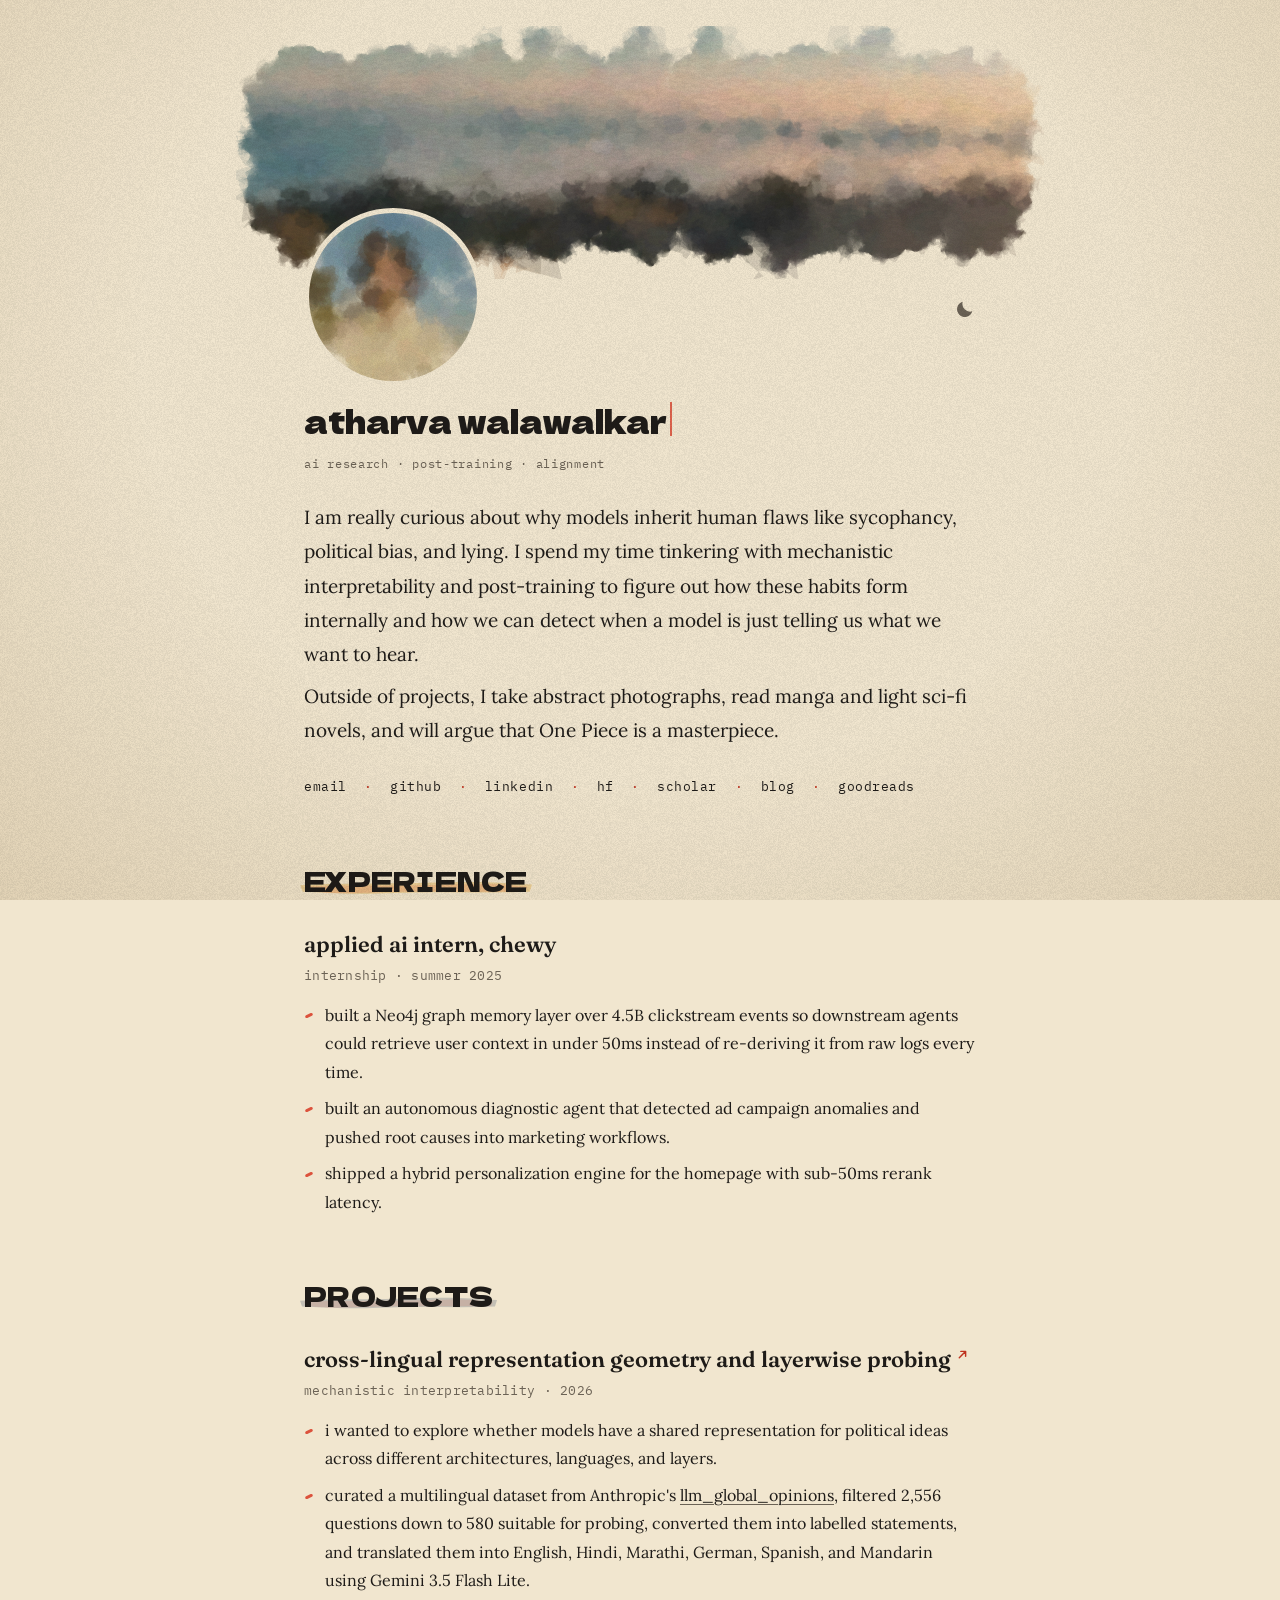
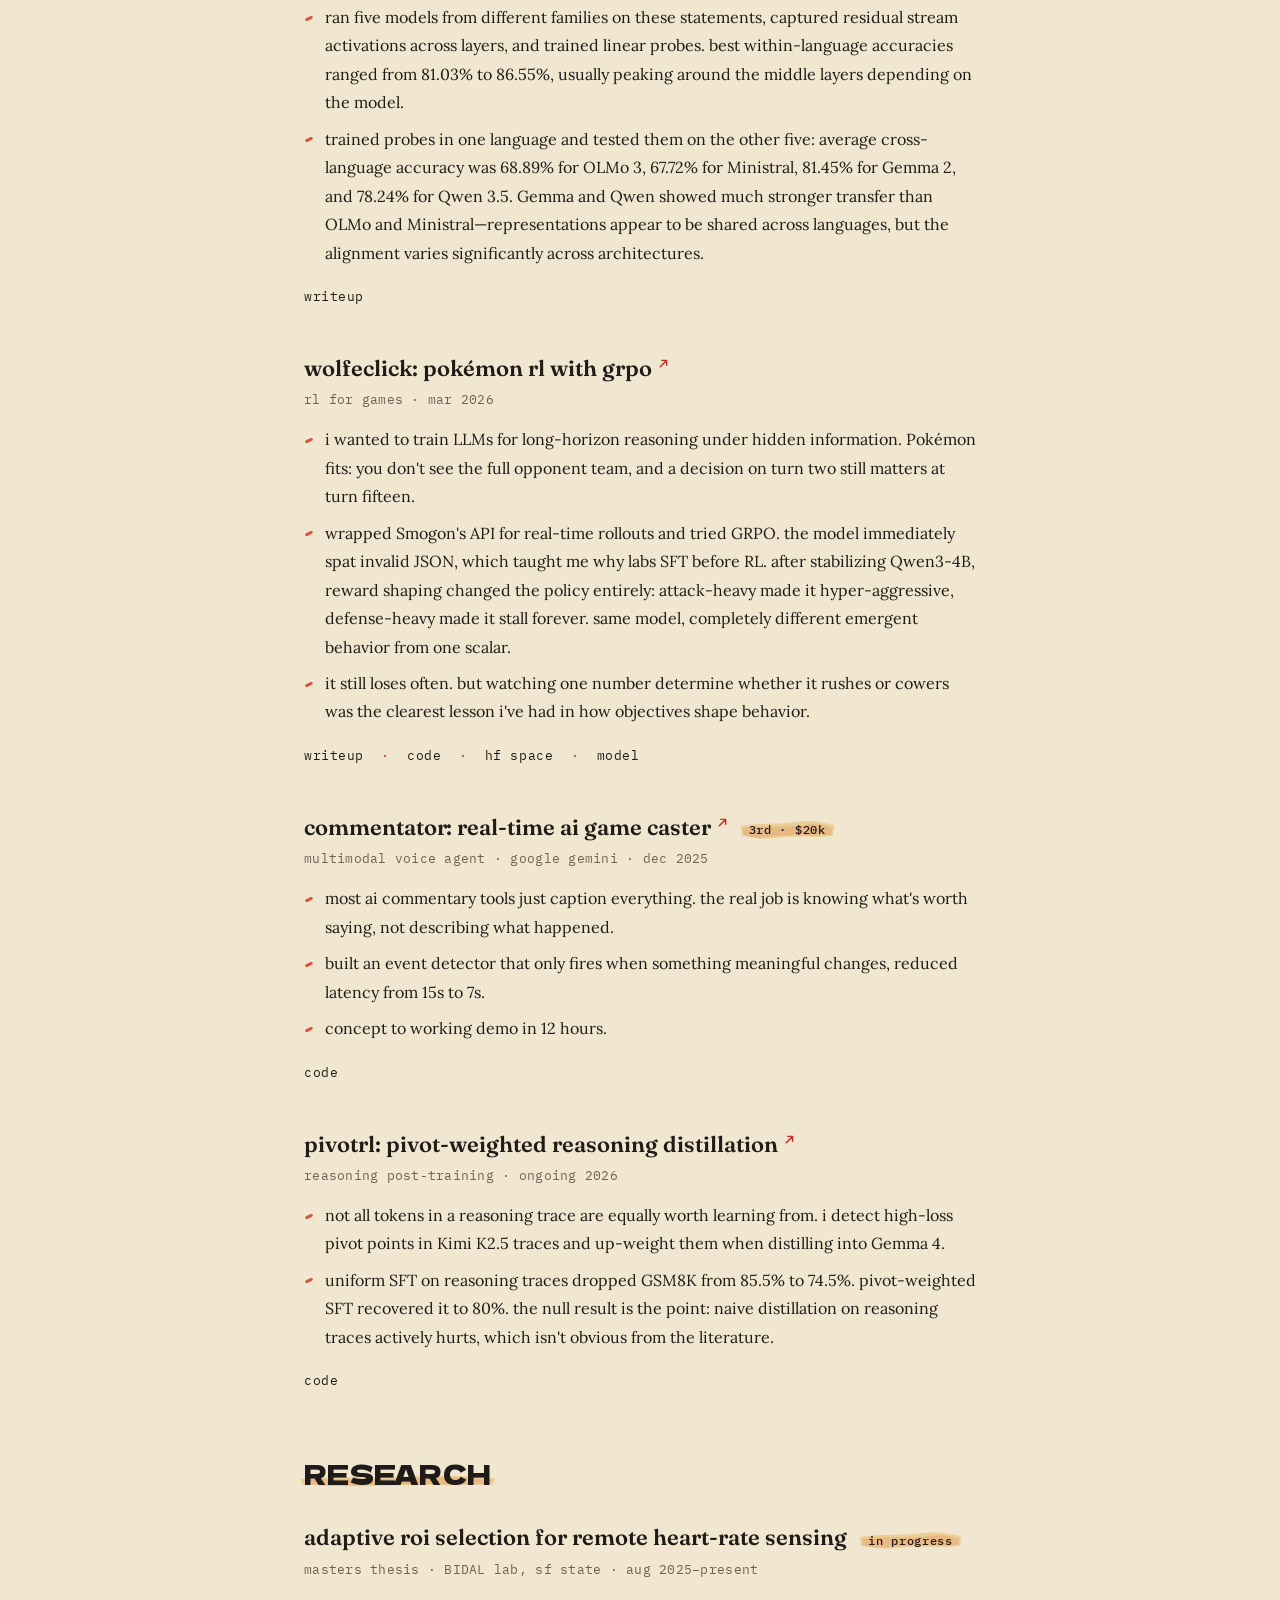
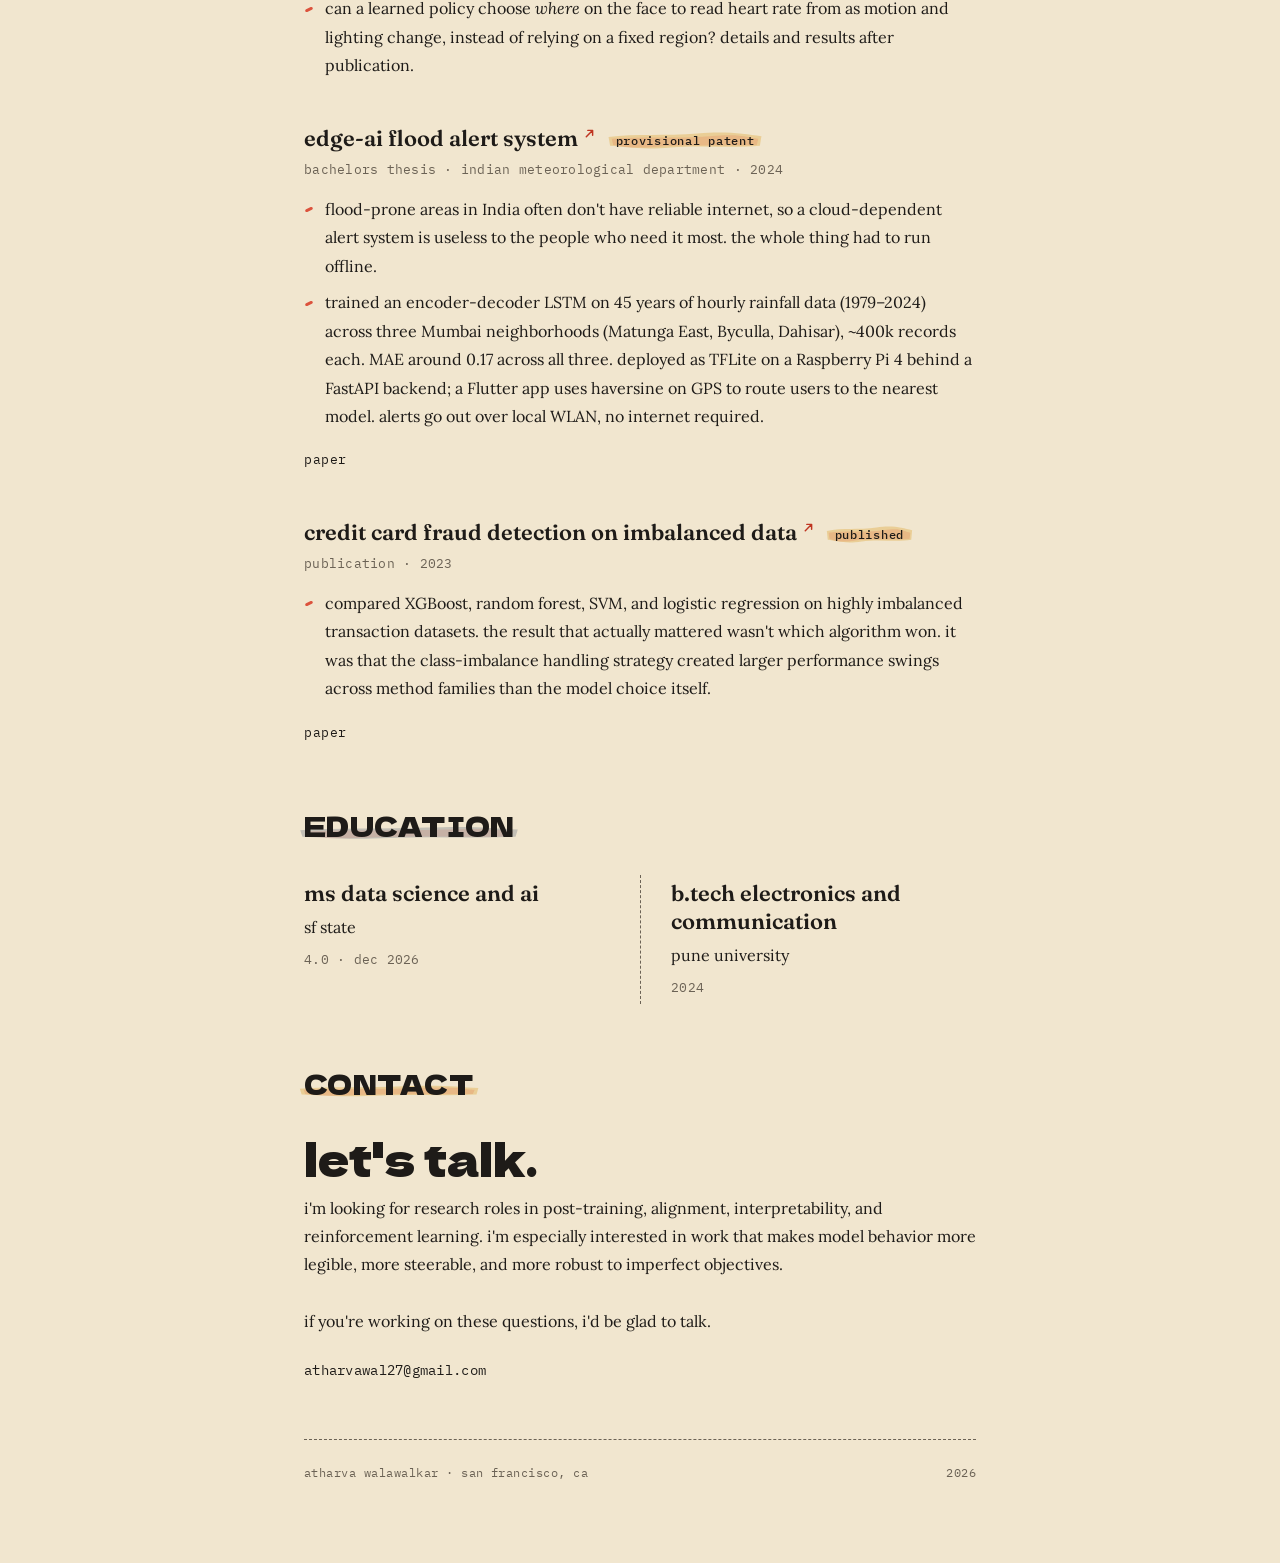
<file: index.html>
<!-- index.html -->
<!DOCTYPE html>
<html lang="en" data-theme="light">
<head>
<meta charset="UTF-8">
<meta name="viewport" content="width=device-width, initial-scale=1.0">
<title>atharva walawalkar</title>
<meta name="description" content="ai research · post-training · alignment — rl, interpretability, and making model behavior more legible and more steerable.">
<link rel="canonical" href="https://atharva2099.github.io/">
<meta property="og:type" content="website">
<meta property="og:title" content="atharva walawalkar">
<meta property="og:description" content="ai research · post-training · alignment — rl, interpretability, and making model behavior more legible and more steerable.">
<meta property="og:url" content="https://atharva2099.github.io/">
<meta property="og:site_name" content="atharva walawalkar">
<meta name="twitter:card" content="summary">
<!-- theme init before first paint — no light flash for dark-mode users -->
<script>
(function () {
  var saved = null;
  try { saved = localStorage.getItem('theme-v2'); } catch (e) {}
  var prefersDark = window.matchMedia && window.matchMedia('(prefers-color-scheme: dark)').matches;
  document.documentElement.setAttribute('data-theme', saved === 'dark' || saved === 'light' ? saved : (prefersDark ? 'dark' : 'light'));
})();
</script>
<link rel="icon" type="image/png" href="assets/favicon.png">
<link rel="preconnect" href="https://fonts.googleapis.com">
<link rel="preconnect" href="https://fonts.gstatic.com" crossorigin>
<link href="https://fonts.googleapis.com/css2?family=Dela+Gothic+One&family=Fraunces:opsz,wght@9..144,400;9..144,600&family=IBM+Plex+Mono:wght@400;500&family=Lora:ital,wght@0,400;0,500;1,400&family=Tiro+Devanagari+Hindi&display=swap" rel="stylesheet">
<style>

/* ═══════════════════════════════════════════
   TOKENS — one palette, light + dark
   ═══════════════════════════════════════════ */
:root {
  --paper:   #F1E6CF;
  --paper-2: #E9DCBF;
  --ink:     #1E1B18;
  --ink-3:   #6B6255;
  --red:     #D9412B;
  --red-ink: #BF3420;   /* darker accent for small text (AA on paper) */
  --ochre:   #E0A93B;
  --indigo:  #23395B;
  /* toggle bulb glow: warm ochre light, strongest at the centre */
  --glow-core: rgba(240, 146, 36, .8); --glow-mid: rgba(240, 150, 40, .45); --glow-edge: rgba(240, 160, 50, .16); /* day: golden orange */

  /* watercolor highlighter strokes (two overlapping translucent washes) */
  --hl:  url("data:image/svg+xml,%3Csvg xmlns='http://www.w3.org/2000/svg' viewBox='0 0 100 24' preserveAspectRatio='none'%3E%3Cpath d='M1 8 C18 4 38 7 58 4 S88 5 99 7 L98 18 C80 21 61 17 41 20 S12 19 2 18 Z' fill='%23E0A93B' fill-opacity='.38'/%3E%3Cpath d='M3 10 C24 7 44 10 66 7 S90 9 97 10 L96 17 C74 19 52 16 32 19 S10 18 4 17 Z' fill='%23D9412B' fill-opacity='.16'/%3E%3C/svg%3E");
  --hl2: url("data:image/svg+xml,%3Csvg xmlns='http://www.w3.org/2000/svg' viewBox='0 0 100 24' preserveAspectRatio='none'%3E%3Cpath d='M1 8 C18 4 38 7 58 4 S88 5 99 7 L98 18 C80 21 61 17 41 20 S12 19 2 18 Z' fill='%2323395B' fill-opacity='.22'/%3E%3Cpath d='M3 10 C24 7 44 10 66 7 S90 9 97 10 L96 17 C74 19 52 16 32 19 S10 18 4 17 Z' fill='%23D9412B' fill-opacity='.12'/%3E%3C/svg%3E");

  --f-display: 'Dela Gothic One', 'Hiragino Sans', sans-serif;
  --f-serif:   'Fraunces', Georgia, serif;
  --f-body:    'Lora', Georgia, serif;
  --f-mono:    'IBM Plex Mono', ui-monospace, monospace;
  --f-deva:    'Tiro Devanagari Hindi', serif;
}

[data-theme="dark"] {
  --paper:   #1B1915;
  --paper-2: #24211C;
  --ink:     #EDE3CC;
  --ink-3:   #A69D8C;
  --red:     #E5553F;
  --red-ink: #EE7A66;
  --ochre:   #EDB94A;
  --indigo:  #7F9BD1;
  --glow-core: rgba(238, 242, 250, .6); --glow-mid: rgba(206, 214, 230, .3); --glow-edge: rgba(190, 200, 222, .1); /* night: silvery white */

  --hl:  url("data:image/svg+xml,%3Csvg xmlns='http://www.w3.org/2000/svg' viewBox='0 0 100 24' preserveAspectRatio='none'%3E%3Cpath d='M1 8 C18 4 38 7 58 4 S88 5 99 7 L98 18 C80 21 61 17 41 20 S12 19 2 18 Z' fill='%23EDB94A' fill-opacity='.28'/%3E%3Cpath d='M3 10 C24 7 44 10 66 7 S90 9 97 10 L96 17 C74 19 52 16 32 19 S10 18 4 17 Z' fill='%23E5553F' fill-opacity='.2'/%3E%3C/svg%3E");
  --hl2: url("data:image/svg+xml,%3Csvg xmlns='http://www.w3.org/2000/svg' viewBox='0 0 100 24' preserveAspectRatio='none'%3E%3Cpath d='M1 8 C18 4 38 7 58 4 S88 5 99 7 L98 18 C80 21 61 17 41 20 S12 19 2 18 Z' fill='%237F9BD1' fill-opacity='.25'/%3E%3Cpath d='M3 10 C24 7 44 10 66 7 S90 9 97 10 L96 17 C74 19 52 16 32 19 S10 18 4 17 Z' fill='%23E5553F' fill-opacity='.15'/%3E%3C/svg%3E");
}

/* ═══════════════════════════════════════════
   BASE
   ═══════════════════════════════════════════ */
* { margin: 0; padding: 0; box-sizing: border-box; }

html { scroll-behavior: smooth; min-height: 100%; background-color: var(--paper); }

body {
  font-family: var(--f-body);
  font-size: 16px;
  line-height: 1.75;
  color: var(--ink);
  background-color: var(--paper);
  min-height: 100vh;
  overflow-x: clip;
  -webkit-font-smoothing: antialiased;
  text-rendering: optimizeLegibility;
}

a { text-decoration: none; color: inherit; }

a:focus-visible, button:focus-visible { outline: 2px dashed var(--red); outline-offset: 3px; }

.sr-only {
  position: absolute; width: 1px; height: 1px; padding: 0; margin: -1px;
  overflow: hidden; clip: rect(0 0 0 0); white-space: nowrap; border: 0;
}

.container {
  position: relative;
  z-index: 1;
  max-width: 880px;
  margin: 0 auto;
  padding: 0 36px 80px;
}

/* ═══════════════════════════════════════════
   PAPER — grain + vignette overlays (filled by JS)
   ═══════════════════════════════════════════ */
.grain, .vignette {
  position: fixed; inset: 0; z-index: 50; pointer-events: none;
}
.grain {
  background-repeat: repeat;
  background-size: 256px 256px;
  mix-blend-mode: multiply;
  opacity: .07;
}
[data-theme="dark"] .grain { mix-blend-mode: screen; opacity: .045; }
.vignette {
  background: radial-gradient(ellipse at 50% 40%, transparent 55%, rgba(150,110,40,.14) 100%);
  mix-blend-mode: multiply;
}
[data-theme="dark"] .vignette {
  background: radial-gradient(ellipse at 50% 40%, transparent 50%, rgba(0,0,0,.35) 100%);
  mix-blend-mode: normal;
}

/* ═══════════════════════════════════════════
   LINKS — watercolor highlighter on hover / focus / press
   ═══════════════════════════════════════════ */
.social-row a, .entry-title a.tl, .entry-links a, .entry-body a, .contact-email {
  padding: 0 .22em; margin: 0 -.22em;
  background-image: var(--hl);
  background-repeat: no-repeat;
  background-position: 0 60%;
  background-size: 0% 100%;
  transition: background-size .38s cubic-bezier(.3, .7, .3, 1);
  -webkit-box-decoration-break: clone; box-decoration-break: clone;
}
.social-row a:focus-visible, .entry-title a.tl:focus-visible, .entry-links a:focus-visible,
.entry-body a:focus-visible, .contact-email:focus-visible,
.social-row a:active, .entry-title a.tl:active, .entry-links a:active,
.entry-body a:active, .contact-email:active { background-size: 100% 100%; }
@media (hover: hover) {
  .social-row a:hover, .entry-title a.tl:hover, .entry-links a:hover,
  .entry-body a:hover, .contact-email:hover { background-size: 100% 100%; }
}

/* ═══════════════════════════════════════════
   PROFILE HEADER — banner, portrait, name
   ═══════════════════════════════════════════ */
.profile { padding-top: 26px; animation: fadeIn .5s ease both; }

.banner-wrap { position: relative; }
.banner { display: block; width: 100%; aspect-ratio: 3.2 / 1; }

.tag-row { margin-top: 2px; }

/* theme switch: icon only, just under the banner at the reading column's right edge.
   The row has no height, so it never pushes the overlapping portrait down. */
.toggle-row { position: relative; height: 0; }
.toggle {
  position: absolute; top: 8px; right: -11px; z-index: 1;
  display: inline-flex; align-items: center; justify-content: center;
  width: 44px; height: 44px; padding: 0; border: 0; border-radius: 50%; color: var(--ink-3);
  background: transparent; cursor: pointer; isolation: isolate;
  transition: color .2s ease;
}
/* hover / focus / press: the icon lights up like a bulb. The glow is brightest at the centre and
   weakens with distance (radial gradient), and is speckled with the page's paper grain (--grain-mask,
   an alpha-noise tile made in makeGrain) so it reads as light falling on paper, not a smooth gradient. */
.toggle::before {
  content: ''; position: absolute; z-index: -1; pointer-events: none;
  left: 50%; top: 50%; width: 96px; height: 96px; margin: -48px 0 0 -48px; border-radius: 50%;
  background: radial-gradient(circle, var(--glow-core) 0%, var(--glow-mid) 22%, var(--glow-edge) 45%, transparent 70%);
  -webkit-mask: var(--grain-mask, linear-gradient(#000, #000)) 0 0 / 128px 128px repeat;
          mask: var(--grain-mask, linear-gradient(#000, #000)) 0 0 / 128px 128px repeat;
  opacity: 0; transform: scale(.55);
  transition: opacity .3s ease, transform .45s cubic-bezier(.2, .7, .2, 1);
}
@media (hover: hover) { .toggle:hover { color: var(--ink); } .toggle:hover::before { opacity: 1; transform: none; } }
.toggle:focus-visible, .toggle:active { color: var(--ink); outline: none; }
.toggle:focus-visible::before, .toggle:active::before { opacity: 1; transform: none; }
.toggle svg { width: 22px; height: 22px; display: block; }

/* switching theme: the new theme sweeps down the page over one second with a soft, feathered edge.
   The mask is a tall gradient (opaque top, fade, transparent bottom) that slides from bottom-aligned
   (new theme hidden) to top-aligned (fully shown). */
::view-transition-old(root), ::view-transition-new(root) { animation: none; mix-blend-mode: normal; }
::view-transition-new(root) {
  -webkit-mask: linear-gradient(to bottom, #000 40%, transparent 60%) 0 100% / 100% 250% no-repeat;
          mask: linear-gradient(to bottom, #000 40%, transparent 60%) 0 100% / 100% 250% no-repeat;
  animation: themeSweep 1s cubic-bezier(.65, 0, .35, 1) both;
}
@keyframes themeSweep {
  from { -webkit-mask-position: 0 100%; mask-position: 0 100%; }
  to   { -webkit-mask-position: 0 0;    mask-position: 0 0; }
}
.toggle .sun { display: none; }
[data-theme="dark"] .toggle .moon { display: none; }
[data-theme="dark"] .toggle .sun { display: block; }

.face {
  --size: clamp(104px, 25vw, 168px);
  width: var(--size); height: var(--size);
  margin-top: calc(var(--size) * -0.42);
  margin-left: clamp(8px, 4vw, 36px);
  border-radius: 50%;
  border: 5px solid var(--paper);
  background: var(--paper);
  overflow: hidden;
  position: relative;
  box-sizing: content-box;
}
.face canvas { display: block; width: 100%; height: 100%; }

.name {
  margin-top: 14px;
  font-family: var(--f-display); font-weight: 400;
  font-size: clamp(24px, 5.4vw, 32px); line-height: 1.3;
  color: var(--ink);
  min-height: 1.6em;
}
.name .deva { font-family: var(--f-deva); font-size: 1.12em; }
.name .caret {
  display: inline-block; width: 2px; height: 1.05em;
  background: var(--red); margin-left: 2px; vertical-align: -2px; opacity: .8;
}
.name .caret.blink { animation: caretBlink 1s steps(1) infinite; }
@keyframes caretBlink { 0%,50% { opacity: .8; } 51%,100% { opacity: 0; } }

.tag {
  font-family: var(--f-mono); font-size: 12px; color: var(--ink-3);
  letter-spacing: .06em; margin-top: 2px;
}

/* ═══════════════════════════════════════════
   HERO BIO
   ═══════════════════════════════════════════ */
.hero { margin-top: 26px; animation: fadeIn .5s ease both; }
.hero-bio { font-size: 19px; line-height: 1.8; color: var(--ink); }
.hero-bio + .hero-bio { margin-top: 8px; }

.social-row {
  margin-top: 26px;
  font-family: var(--f-mono);
  font-size: 13px;
  letter-spacing: .04em;
  line-height: 2.1;
  color: var(--ink);
}
.social-row .sep, .entry-links .sep { color: var(--red-ink); margin: 0 9px; }

/* ═══════════════════════════════════════════
   SECTIONS
   ═══════════════════════════════════════════ */
.section { margin-top: 64px; animation: sectionIn .5s ease both; }
.section:nth-of-type(2) { animation-delay: .15s; }
.section:nth-of-type(3) { animation-delay: .22s; }
.section:nth-of-type(4) { animation-delay: .29s; }
.section:nth-of-type(5) { animation-delay: .36s; }
.section:nth-of-type(6) { animation-delay: .43s; }

.section-head { margin-bottom: 30px; }
.section-title {
  position: relative; z-index: 0; isolation: isolate;
  display: inline-block;
  font-family: var(--f-display); font-weight: 400;
  font-size: 26px; line-height: 1.2; letter-spacing: .01em; color: var(--ink);
}
.section-title::after {
  content: ''; position: absolute; z-index: -1;
  left: -6px; right: -6px; bottom: .05em; height: .55em;
  background: var(--hl) no-repeat 0 0 / 100% 100%;
}
#projects .section-title::after, #education .section-title::after { background-image: var(--hl2); }

/* ═══════════════════════════════════════════
   ENTRIES
   ═══════════════════════════════════════════ */
.entry { margin-bottom: 44px; }
.entry:last-child { margin-bottom: 0; }
.entry-main { min-width: 0; }

.entry-title {
  font-family: var(--f-serif); font-weight: 600;
  font-size: 22px; line-height: 1.28; color: var(--ink);
}
/* the number is not shown; keep it for screen readers */
.num {
  position: absolute; width: 1px; height: 1px; margin: -1px; overflow: hidden;
  clip: rect(0 0 0 0); white-space: nowrap;
}

/* credential label: always-on wash, no box */
.cred {
  display: inline-block; vertical-align: middle;
  margin-left: 12px; padding: 1px 9px;
  font-family: var(--f-mono); font-size: 12px; font-weight: 500;
  letter-spacing: .06em; line-height: 1.6; white-space: nowrap;
  color: var(--ink);
  background: var(--hl) no-repeat 0 60% / 100% 100%;
}

.entry-meta {
  font-family: var(--f-mono); font-size: 13px; color: var(--ink-3);
  margin-top: 8px; letter-spacing: .02em; line-height: 1.6;
}

.entry-body { margin-top: 14px; list-style: none; }
.entry-body li {
  position: relative; padding-left: 21px; margin-top: 8px;
  color: var(--ink); line-height: 1.78; overflow-wrap: anywhere;
}
.entry-body li::before {
  content: ''; position: absolute; left: 1px; top: .86em;
  width: 8px; height: 3px; border-radius: 2px;
  background: var(--red); transform: rotate(-24deg); opacity: .9;
}

/* inline links keep a quiet underline under the wash */
.entry-body a {
  color: var(--ink);
  text-decoration: underline; text-decoration-color: var(--ink-3);
  text-decoration-thickness: 1px; text-underline-offset: 3px;
}

.entry-title a.tl { color: inherit; }
.arr { display: inline-block; width: .5em; height: .5em; margin-left: .25em; color: var(--red-ink); vertical-align: .32em; overflow: visible; transition: transform .15s ease; }
.entry-title a.tl:focus-visible .arr { transform: translate(2px, -2px); }
@media (hover: hover) { .entry-title a.tl:hover .arr { transform: translate(2px, -2px); } }

.entry-links {
  margin-top: 16px; font-family: var(--f-mono); font-size: 13px;
  color: var(--ink); letter-spacing: .04em; line-height: 2.1;
}

/* ═══════════════════════════════════════════
   EDUCATION
   ═══════════════════════════════════════════ */
.edu-grid { display: grid; grid-template-columns: repeat(2, 1fr); }
.edu-card { padding: 4px 30px 4px 0; min-width: 0; }
.edu-card + .edu-card { border-left: 1px dashed var(--ink-3); padding: 4px 0 4px 30px; }

.edu-degree {
  font-family: var(--f-serif); font-weight: 600;
  font-size: 22px; line-height: 1.28; color: var(--ink);
}
.edu-school { color: var(--ink); margin-top: 6px; }
.edu-detail {
  font-family: var(--f-mono); font-size: 13px; color: var(--ink-3);
  margin-top: 8px; letter-spacing: .02em;
}

/* ═══════════════════════════════════════════
   CONTACT
   ═══════════════════════════════════════════ */
.contact-h {
  font-family: var(--f-display); font-size: 44px; line-height: 1.15; color: var(--ink);
}
.contact-sub { margin-top: 10px; line-height: 1.78; }
.contact-email {
  display: inline-block; margin-top: 22px;
  font-family: var(--f-mono); font-size: 14px; color: var(--ink); letter-spacing: .02em;
  overflow-wrap: anywhere;
}

/* ═══════════════════════════════════════════
   FOOTER
   ═══════════════════════════════════════════ */
footer {
  display: flex; justify-content: space-between; align-items: center; flex-wrap: wrap;
  gap: 8px; margin-top: 56px; padding: 22px 0 0;
  border-top: 1px dashed var(--ink-3);
  font-family: var(--f-mono); font-size: 12px; color: var(--ink-3); letter-spacing: .04em;
}

/* ═══════════════════════════════════════════
   READING COLUMN — comfortable line length, centred under the wider banner
   (equal gap on both sides); the portrait lines up with the column's left edge
   ═══════════════════════════════════════════ */
.name, .tag-row, .toggle-row, .hero-text, .social-row, .section, footer { max-width: 42rem; margin-left: auto; margin-right: auto; }
.face { margin-left: max(8px, calc((100% - 42rem) / 2)); }

/* ═══════════════════════════════════════════
   ANIMATIONS
   ═══════════════════════════════════════════ */
@keyframes fadeIn    { from { opacity: 0; transform: translateY(6px); } to { opacity: 1; transform: none; } }
@keyframes sectionIn { from { opacity: 0; transform: translateY(8px); } to { opacity: 1; transform: none; } }

/* ═══════════════════════════════════════════
   NARROW LAYOUTS
   ═══════════════════════════════════════════ */
@media (max-width: 719px) {
  .container { padding: 0 22px 64px; }
  .hero-bio { font-size: 17px; }
  .entry { margin-bottom: 38px; }
  .section { margin-top: 54px; }

  .edu-grid { grid-template-columns: 1fr; }
  .edu-card, .edu-card + .edu-card { padding: 4px 0; border-left: 0; }
  .edu-card + .edu-card { border-top: 1px dashed var(--ink-3); margin-top: 20px; padding-top: 20px; }

  .contact-h { font-size: 34px; }
}

@media (max-width: 560px) {
  .banner { aspect-ratio: 2.4 / 1; }
}

@media (max-width: 540px) {
  .container { padding: 0 20px 56px; }
  .section-title { font-size: 20px; }
  .entry-title, .edu-degree { font-size: 20px; }
  .contact-h { font-size: 30px; }
}

@media (prefers-reduced-motion: reduce) {
  html { scroll-behavior: auto; }
  *, *::before, *::after { animation: none !important; transition: none !important; }
}
</style>
</head>
<body>

<!-- paper grain + vignette (image generated once in JS) -->
<div class="grain" id="grain" aria-hidden="true"></div>
<div class="vignette" aria-hidden="true"></div>

<div class="container">

<!-- PROFILE HEADER -->
<header class="profile">
  <div class="banner-wrap">
    <canvas class="banner" id="banner" role="img" aria-label="A painted impression of Mt. Tam at sunset: tree-covered and golden hills above a sea of fog"></canvas>
  </div>
  <div class="toggle-row">
    <button class="toggle" id="modeBtn" type="button" aria-label="toggle dark mode">
      <svg class="moon" viewBox="0 0 24 24" aria-hidden="true"><path d="M20 14.5A8.5 8.5 0 0 1 9.5 4 8.5 8.5 0 1 0 20 14.5z" fill="currentColor"/></svg>
      <svg class="sun" viewBox="0 0 24 24" aria-hidden="true"><circle cx="12" cy="12" r="4.2" fill="currentColor"/><path d="M12 2.5v2.6M12 18.9v2.6M2.5 12h2.6M18.9 12h2.6M5.3 5.3l1.8 1.8M16.9 16.9l1.8 1.8M5.3 18.7l1.8-1.8M16.9 7.1l1.8-1.8" stroke="currentColor" stroke-width="1.7" stroke-linecap="round" fill="none"/></svg>
    </button>
  </div>
  <div class="face"><canvas id="face" role="img" aria-label="A painted portrait of Atharva"></canvas></div>
  <h1 class="name">
    <span class="sr-only">atharva walawalkar</span>
    <span id="brandName" data-alt="अथर्व वालावलकर" aria-hidden="true">atharva walawalkar</span>
  </h1>
  <div class="tag-row">
    <div class="tag">ai research &middot; post-training &middot; alignment</div>
  </div>
</header>

<!-- HERO -->
<section class="hero">
  <div class="hero-text">
    <p class="hero-bio">I am really curious about why models inherit human flaws like sycophancy, political bias, and lying. I spend my time tinkering with mechanistic interpretability and post-training to figure out how these habits form internally and how we can detect when a model is just telling us what we want to hear.</p>
    <p class="hero-bio">Outside of projects, I take abstract photographs, read manga and light sci-fi novels, and will argue that One Piece is a masterpiece.</p>
    <nav class="social-row" aria-label="links">
      <a href="mailto:atharvawal27@gmail.com">email</a> <span class="sep">&middot;</span> <a href="https://github.com/Atharva2099/" target="_blank" rel="noopener">github</a> <span class="sep">&middot;</span> <a href="https://www.linkedin.com/in/atharva-w-b0035b214/" target="_blank" rel="noopener">linkedin</a> <span class="sep">&middot;</span> <a href="https://huggingface.co/Atharva2099" target="_blank" rel="noopener">hf</a> <span class="sep">&middot;</span> <a href="https://scholar.google.com/citations?user=GWK_97AAAAAJ&amp;hl=en" target="_blank" rel="noopener">scholar</a> <span class="sep">&middot;</span> <a href="https://atharva2099.github.io/280CharsArentEnough/" target="_blank" rel="noopener">blog</a> <span class="sep">&middot;</span> <a href="https://www.goodreads.com/user/show/200715372-reader" target="_blank" rel="noopener">goodreads</a>
    </nav>
  </div>
</section>

<!-- EXPERIENCE -->
<section class="section" id="experience">
  <div class="section-head"><h2 class="section-title">EXPERIENCE</h2></div>

  <div class="entry">
    <h3 class="entry-title">applied ai intern, chewy</h3>
    <div class="entry-meta">internship &middot; summer 2025</div>
    <ul class="entry-body">
      <li>built a Neo4j graph memory layer over 4.5B clickstream events so downstream agents could retrieve user context in under 50ms instead of re-deriving it from raw logs every time.</li>
      <li>built an autonomous diagnostic agent that detected ad campaign anomalies and pushed root causes into marketing workflows.</li>
      <li>shipped a hybrid personalization engine for the homepage with sub-50ms rerank latency.</li>
    </ul>
  </div>
</section>

<!-- PROJECTS -->
<section class="section" id="projects">
  <div class="section-head"><h2 class="section-title">PROJECTS</h2></div>

  <div class="entry">
    <div class="entry-main">
    <h3 class="entry-title"><span class="num">01</span><a class="tl" href="https://medium.com/@atharva2099/are-political-probes-polyglots-58c1fe462183" target="_blank" rel="noopener">cross-lingual representation geometry and layerwise probing<svg class="arr" viewBox="0 0 12 12" aria-hidden="true"><path d="M2.5 9.5 L9.2 2.8 M4.2 2.6 L9.4 2.6 L9.4 7.8" fill="none" stroke="currentColor" stroke-width="1.6" stroke-linecap="round" stroke-linejoin="round"/></svg></a></h3>
    <div class="entry-meta">mechanistic interpretability &middot; 2026</div>
    <ul class="entry-body">
      <li>i wanted to explore whether models have a shared representation for political ideas across different architectures, languages, and layers.</li>
      <li>curated a multilingual dataset from Anthropic's <a href="https://huggingface.co/datasets/Anthropic/llm_global_opinions" target="_blank" rel="noopener">llm_global_opinions</a>, filtered 2,556 questions down to 580 suitable for probing, converted them into labelled statements, and translated them into English, Hindi, Marathi, German, Spanish, and Mandarin using Gemini 3.5 Flash Lite.</li>
      <li>ran five models from different families on these statements, captured residual stream activations across layers, and trained linear probes. best within-language accuracies ranged from 81.03% to 86.55%, usually peaking around the middle layers depending on the model.</li>
      <li>trained probes in one language and tested them on the other five: average cross-language accuracy was 68.89% for OLMo 3, 67.72% for Ministral, 81.45% for Gemma 2, and 78.24% for Qwen 3.5. Gemma and Qwen showed much stronger transfer than OLMo and Ministral—representations appear to be shared across languages, but the alignment varies significantly across architectures.</li>
    </ul>
    <div class="entry-links">
      <a href="https://medium.com/@atharva2099/are-political-probes-polyglots-58c1fe462183" target="_blank" rel="noopener">writeup</a>
    </div>
    </div>
  </div>

  <div class="entry">
    <div class="entry-main">
    <h3 class="entry-title"><span class="num">02</span><a class="tl" href="https://medium.com/@atharva2099/how-i-turned-competitive-pokemon-into-an-rl-environment-for-llms-176cdf40b010" target="_blank" rel="noopener">wolfeclick: pok&eacute;mon rl with grpo<svg class="arr" viewBox="0 0 12 12" aria-hidden="true"><path d="M2.5 9.5 L9.2 2.8 M4.2 2.6 L9.4 2.6 L9.4 7.8" fill="none" stroke="currentColor" stroke-width="1.6" stroke-linecap="round" stroke-linejoin="round"/></svg></a></h3>
    <div class="entry-meta">rl for games &middot; mar 2026</div>
    <ul class="entry-body">
      <li>i wanted to train LLMs for long-horizon reasoning under hidden information. Pok&eacute;mon fits: you don't see the full opponent team, and a decision on turn two still matters at turn fifteen.</li>
      <li>wrapped Smogon's API for real-time rollouts and tried GRPO. the model immediately spat invalid JSON, which taught me why labs SFT before RL. after stabilizing Qwen3-4B, reward shaping changed the policy entirely: attack-heavy made it hyper-aggressive, defense-heavy made it stall forever. same model, completely different emergent behavior from one scalar.</li>
      <li>it still loses often. but watching one number determine whether it rushes or cowers was the clearest lesson i've had in how objectives shape behavior.</li>
    </ul>
    <div class="entry-links">
      <a href="https://medium.com/@atharva2099/how-i-turned-competitive-pokemon-into-an-rl-environment-for-llms-176cdf40b010" target="_blank" rel="noopener">writeup</a> <span class="sep">&middot;</span> <a href="https://github.com/Atharva2099/Hardread" target="_blank" rel="noopener">code</a> <span class="sep">&middot;</span> <a href="https://huggingface.co/spaces/Atharva2099/WolfeClick" target="_blank" rel="noopener">hf space</a> <span class="sep">&middot;</span> <a href="https://huggingface.co/Atharva2099/openenv-smogon-rl" target="_blank" rel="noopener">model</a>
    </div>
    </div>
  </div>

  <div class="entry">
    <div class="entry-main">
    <h3 class="entry-title"><span class="num">03</span><a class="tl" href="https://github.com/Shreyas-Yadav/Live-Caster" target="_blank" rel="noopener">commentator: real-time ai game caster<svg class="arr" viewBox="0 0 12 12" aria-hidden="true"><path d="M2.5 9.5 L9.2 2.8 M4.2 2.6 L9.4 2.6 L9.4 7.8" fill="none" stroke="currentColor" stroke-width="1.6" stroke-linecap="round" stroke-linejoin="round"/></svg></a><span class="cred">3rd &middot; $20k</span></h3>
    <div class="entry-meta">multimodal voice agent &middot; google gemini &middot; dec 2025</div>
    <ul class="entry-body">
      <li>most ai commentary tools just caption everything. the real job is knowing what's worth saying, not describing what happened.</li>
      <li>built an event detector that only fires when something meaningful changes, reduced latency from 15s to 7s.</li>
      <li>concept to working demo in 12 hours.</li>
    </ul>
    <div class="entry-links">
      <a href="https://github.com/Shreyas-Yadav/Live-Caster" target="_blank" rel="noopener">code</a>
    </div>
    </div>
  </div>

  <div class="entry">
    <div class="entry-main">
    <h3 class="entry-title"><span class="num">04</span><a class="tl" href="https://github.com/Atharva2099/PivotRL" target="_blank" rel="noopener">pivotrl: pivot-weighted reasoning distillation<svg class="arr" viewBox="0 0 12 12" aria-hidden="true"><path d="M2.5 9.5 L9.2 2.8 M4.2 2.6 L9.4 2.6 L9.4 7.8" fill="none" stroke="currentColor" stroke-width="1.6" stroke-linecap="round" stroke-linejoin="round"/></svg></a></h3>
    <div class="entry-meta">reasoning post-training &middot; ongoing 2026</div>
    <ul class="entry-body">
      <li>not all tokens in a reasoning trace are equally worth learning from. i detect high-loss pivot points in Kimi K2.5 traces and up-weight them when distilling into Gemma 4.</li>
      <li>uniform SFT on reasoning traces dropped GSM8K from 85.5% to 74.5%. pivot-weighted SFT recovered it to 80%. the null result is the point: naive distillation on reasoning traces actively hurts, which isn't obvious from the literature.</li>
    </ul>
    <div class="entry-links">
      <a href="https://github.com/Atharva2099/PivotRL" target="_blank" rel="noopener">code</a>
    </div>
    </div>
  </div>
</section>

<!-- RESEARCH -->
<section class="section" id="research">
  <div class="section-head"><h2 class="section-title">RESEARCH</h2></div>

  <div class="entry">
    <div class="entry-main">
    <h3 class="entry-title"><span class="num">01</span>adaptive roi selection for remote heart-rate sensing<span class="cred">in progress</span></h3>
    <div class="entry-meta">masters thesis &middot; BIDAL lab, sf state &middot; aug 2025&ndash;present</div>
    <ul class="entry-body">
      <li>can a learned policy choose <em>where</em> on the face to read heart rate from as motion and lighting change, instead of relying on a fixed region? details and results after publication.</li>
    </ul>
    </div>
  </div>

  <div class="entry">
    <div class="entry-main">
    <h3 class="entry-title"><span class="num">02</span><a class="tl" href="https://pubs.aip.org/aip/acp/article-abstract/3475/1/030004/3388136/Rainfall-data-assisted-flood-alert-system-using" target="_blank" rel="noopener">edge-ai flood alert system<svg class="arr" viewBox="0 0 12 12" aria-hidden="true"><path d="M2.5 9.5 L9.2 2.8 M4.2 2.6 L9.4 2.6 L9.4 7.8" fill="none" stroke="currentColor" stroke-width="1.6" stroke-linecap="round" stroke-linejoin="round"/></svg></a><span class="cred">provisional patent</span></h3>
    <div class="entry-meta">bachelors thesis &middot; indian meteorological department &middot; 2024</div>
    <ul class="entry-body">
      <li>flood-prone areas in India often don't have reliable internet, so a cloud-dependent alert system is useless to the people who need it most. the whole thing had to run offline.</li>
      <li>trained an encoder-decoder LSTM on 45 years of hourly rainfall data (1979&ndash;2024) across three Mumbai neighborhoods (Matunga East, Byculla, Dahisar), ~400k records each. MAE around 0.17 across all three. deployed as TFLite on a Raspberry Pi 4 behind a FastAPI backend; a Flutter app uses haversine on GPS to route users to the nearest model. alerts go out over local WLAN, no internet required.</li>
    </ul>
    <div class="entry-links">
      <a href="https://pubs.aip.org/aip/acp/article-abstract/3475/1/030004/3388136/Rainfall-data-assisted-flood-alert-system-using" target="_blank" rel="noopener">paper</a>
    </div>
    </div>
  </div>

  <div class="entry">
    <div class="entry-main">
    <h3 class="entry-title"><span class="num">03</span><a class="tl" href="https://ijisae.org/index.php/IJISAE/article/view/5232" target="_blank" rel="noopener">credit card fraud detection on imbalanced data<svg class="arr" viewBox="0 0 12 12" aria-hidden="true"><path d="M2.5 9.5 L9.2 2.8 M4.2 2.6 L9.4 2.6 L9.4 7.8" fill="none" stroke="currentColor" stroke-width="1.6" stroke-linecap="round" stroke-linejoin="round"/></svg></a><span class="cred">published</span></h3>
    <div class="entry-meta">publication &middot; 2023</div>
    <ul class="entry-body">
      <li>compared XGBoost, random forest, SVM, and logistic regression on highly imbalanced transaction datasets. the result that actually mattered wasn't which algorithm won. it was that the class-imbalance handling strategy created larger performance swings across method families than the model choice itself.</li>
    </ul>
    <div class="entry-links">
      <a href="https://ijisae.org/index.php/IJISAE/article/view/5232" target="_blank" rel="noopener">paper</a>
    </div>
    </div>
  </div>
</section>

<!-- EDUCATION -->
<section class="section" id="education">
  <div class="section-head"><h2 class="section-title">EDUCATION</h2></div>
  <div class="edu-grid">
    <div class="edu-card">
      <div class="edu-degree">ms data science and ai</div>
      <div class="edu-school">sf state</div>
      <div class="edu-detail">4.0 &middot; dec 2026</div>
    </div>
    <div class="edu-card">
      <div class="edu-degree">b.tech electronics and communication</div>
      <div class="edu-school">pune university</div>
      <div class="edu-detail">2024</div>
    </div>
  </div>
</section>

<!-- CONTACT -->
<section class="section" id="contact">
  <div class="section-head"><h2 class="section-title">CONTACT</h2></div>
  <div class="contact-card">
    <div class="contact-top">
      <div class="contact-h">let's talk.</div>
    </div>
    <p class="contact-sub">i'm looking for research roles in post-training, alignment, interpretability, and reinforcement learning. i'm especially interested in work that makes model behavior more legible, more steerable, and more robust to imperfect objectives.<br><br>if you're working on these questions, i'd be glad to talk.</p>
    <a class="contact-email" href="mailto:atharvawal27@gmail.com">atharvawal27@gmail.com</a>
  </div>
</section>

<!-- FOOTER -->
<footer>
  <span>atharva walawalkar &middot; san francisco, ca</span>
  <span id="yr">2026</span>
</footer>

</div>

<script>
/* ═══════════════════════════════════════════
   WATERCOLOR ENGINE
   ═══════════════════════════════════════════ */
// Paints the banner and the portrait from tiny colour samples: big soft washes first, then finer
// and finer dabs, while a noise overlay fades out, so the picture resolves the way a diffusion
// model denoises an image. After that the banner only drifts very slowly.
//

function initWatercolor(opts) {
  'use strict';
  var TAU = Math.PI * 2, root = document.documentElement;
  var reduce = !!(window.matchMedia && matchMedia('(prefers-reduced-motion: reduce)').matches);
  var INTRO = 2.8; // seconds for the banner to resolve; the portrait takes 10% longer

  // seeded randomness so the painting is the same on every visit
  var seed = 1;
  function rand() { seed |= 0; seed = seed + 0x6D2B79F5 | 0; var t = Math.imul(seed ^ seed >>> 15, 1 | seed); t = t + Math.imul(t ^ t >>> 7, 61 | t) ^ t; return ((t ^ t >>> 14) >>> 0) / 4294967296; }
  function gauss() { var u = 1 - rand(), v = rand(); return Math.sqrt(-2 * Math.log(u)) * Math.cos(TAU * v); }

  function isDark() { return root.getAttribute('data-theme') === 'dark'; }
  function paperRGB() {
    var h = getComputedStyle(root).getPropertyValue('--paper').trim().replace('#', '');
    if (h.length === 3) h = h.replace(/./g, '$&$&');
    var n = parseInt(h, 16); return [n >> 16 & 255, n >> 8 & 255, n & 255];
  }

  // ---- watercolor primitives: many deformed, nearly transparent copies of one shape ----
  // each vertex carries its own wobble amount, so some edges bleed more than others
  function deform(pts, depth, scale) {
    for (var d = 0; d < depth; d++) {
      var out = [];
      for (var i = 0; i < pts.length; i++) {
        var a = pts[i], b = pts[(i + 1) % pts.length], len = Math.hypot(b[0] - a[0], b[1] - a[1]), v = (a[2] + b[2]) / 2;
        out.push(a, [(a[0] + b[0]) / 2 + gauss() * len * scale * v, (a[1] + b[1]) / 2 + gauss() * len * scale * v, v * (0.75 + rand() * 0.5)]);
      }
      pts = out;
    }
    return pts;
  }
  function circle(cx, cy, r, sy, n) {
    var p = []; n = n || 12;
    for (var i = 0; i < n; i++) { var a = i / n * TAU; p.push([cx + Math.cos(a) * r, cy + Math.sin(a) * r * (sy || 1), 0.6 + rand() * 0.8]); }
    return p;
  }
  function fillPoly(ctx, p, style) {
    ctx.fillStyle = style; ctx.beginPath(); ctx.moveTo(p[0][0], p[0][1]);
    for (var i = 1; i < p.length; i++) ctx.lineTo(p[i][0], p[i][1]);
    ctx.closePath(); ctx.fill();
  }
  function layer(w, h, dpr) {
    var c = document.createElement('canvas'); c.width = Math.round(w * dpr); c.height = Math.round(h * dpr);
    c.getContext('2d').setTransform(dpr, 0, 0, dpr, 0, 0); return c;
  }

  // noise tile: drawn heavily at the start of the intro (the "noisy" step) and faintly as paper grain after
  var noise = (function () {
    var c = document.createElement('canvas'); c.width = c.height = 160; var x = c.getContext('2d'), d = x.createImageData(160, 160);
    for (var i = 0; i < d.data.length; i += 4) { var v = 128 + (Math.random() - 0.5) * 200; d.data[i] = d.data[i + 1] = d.data[i + 2] = v; d.data[i + 3] = 255; }
    x.putImageData(d, 0, 0); return c;
  })();

  // ---- reading colour from a small image; (u, v) are 0..1 inside the crop window ----
  function sampler(img, crop) {
    var W = img.naturalWidth, H = img.naturalHeight, c = document.createElement('canvas'); c.width = W; c.height = H;
    var x = c.getContext('2d'); x.drawImage(img, 0, 0);
    var a = x.getImageData(0, 0, W, H).data; // throws if the image is cross-origin; data URIs are fine
    crop = crop || { u0: 0, v0: 0, fw: 1, fh: 1 };
    function px(u, v) {
      var X = Math.max(0, Math.min(W - 1, ((crop.u0 + u * crop.fw) * W) | 0)), Y = Math.max(0, Math.min(H - 1, ((crop.v0 + v * crop.fh) * H) | 0)), k = (Y * W + X) * 4;
      return [a[k], a[k + 1], a[k + 2]];
    }
    function lum(c) { return 0.3 * c[0] + 0.59 * c[1] + 0.11 * c[2]; }
    return {
      px: px,
      avg: function (u, v, r) {
        var s = [0, 0, 0], ry = r * crop.fw * W / (crop.fh * H);
        for (var dy = -1; dy <= 1; dy++) for (var dx = -1; dx <= 1; dx++) { var c = px(u + dx * r, v + dy * ry); s[0] += c[0]; s[1] += c[1]; s[2] += c[2]; }
        return [s[0] / 9, s[1] / 9, s[2] / 9];
      },
      edge: function (u, v) {
        var du = 1.5 / (W * crop.fw), dv = 1.5 / (H * crop.fh);
        return Math.abs(lum(px(u + du, v)) - lum(px(u - du, v))) + Math.abs(lum(px(u, v + dv)) - lum(px(u, v - dv)));
      }
    };
  }

  // ---- an incremental painter: coarse passes first, each dab = several deformed translucent layers ----
  function painter(ctx, smp, W, H, passes, keep, soft) {
    var paper = paperRGB(), total = 0, done = 0, p = 0, placed = 0, tries = 0;
    passes.forEach(function (q) { total += q.n; });
    function nextDab() {
      while (p < passes.length) {
        var q = passes[p];
        if (placed >= q.n || tries >= q.n * 12) { p++; placed = 0; tries = 0; continue; }
        tries++;
        var u = rand(), v = rand();
        if (keep && !keep(u, v, q)) continue;
        if (q.detail && rand() > Math.min(1, smp.edge(u, v) / 90 + (1 - q.detail))) continue;
        var c = q.blur ? smp.avg(u, v, q.blur) : smp.px(u, v);
        var col = 'rgba(' + Math.round(c[0] + (paper[0] - c[0]) * soft) + ',' + Math.round(c[1] + (paper[1] - c[1]) * soft) + ',' + Math.round(c[2] + (paper[2] - c[2]) * soft) + ',' + q.a + ')';
        var r = q.r * Math.min(W, H) * (0.7 + rand() * 0.6), sx = q.sx || 1;
        var base = deform(circle(u * W, v * H, r * sx, (0.8 + rand() * 0.4) / sx, 9), 1, 0.3);
        for (var l = 0; l < q.layers; l++) fillPoly(ctx, deform(base, 2, 0.3), col);
        placed++; done++;
        return true;
      }
      done = total; return false;
    }
    return {
      total: total,
      // paint until `target` dabs are done or the frame's time budget runs out
      step: function (target, deadline) {
        while (done < target && nextDab()) { if (deadline && performance.now() > deadline) break; }
        return done >= total;
      }
    };
  }

  function coverCrop(canvasAspect, imgAspect, focusY) {
    if (canvasAspect >= imgAspect) { var fh = imgAspect / canvasAspect; return { u0: 0, fw: 1, fh: fh, v0: Math.min(Math.max(focusY - fh / 2, 0), 1 - fh) }; }
    var fw = canvasAspect / imgAspect; return { v0: 0, fh: 1, fw: fw, u0: (1 - fw) / 2 };
  }

  // ---- banner ----
  var B = { cv: opts.banner, img: null, s: null };
  function buildBanner() {
    var cv = B.cv, r = cv.getBoundingClientRect(), dpr = Math.min(2, window.devicePixelRatio || 1);
    if (!r.width || !B.img) return;
    var W = r.width, H = r.height;
    lastW = W; lastH = H; // the size this painting was built for; the resize check compares against it
    cv.width = Math.round(W * dpr); cv.height = Math.round(H * dpr);
    seed = 2026;
    var smp;
    try { smp = sampler(B.img, coverCrop(W / H, B.img.naturalWidth / B.img.naturalHeight, opts.bannerFocusY == null ? 0.6 : opts.bannerFocusY)); }
    catch (e) { return; }
    var content = layer(W, H, dpr), cctx = content.getContext('2d');
    cctx.fillStyle = 'rgb(' + paperRGB().join(',') + ')'; cctx.fillRect(0, 0, W, H);
    var k = Math.max(0.4, Math.min(1.4, (W * H) / (880 * 220)));
    var P = painter(cctx, smp, W, H, [
      { n: Math.round(220 * k), r: 0.16, sx: 3.0, layers: 6, a: 0.08, blur: 0.03 },
      { n: Math.round(700 * k), r: 0.09, sx: 2.4, layers: 5, a: 0.10, blur: 0.015 },
      { n: Math.round(1500 * k), r: 0.05, sx: 1.8, layers: 4, a: 0.12, blur: 0.005, detail: 0.5 },
      { n: Math.round(1700 * k), r: 0.026, sx: 1.4, layers: 3, a: 0.18, detail: 1 }
    ], null, isDark() ? 0 : 0.12);
    // edge mask: painted blobs, so the picture keeps wet, uneven edges and fades into the page
    var mask = layer(W, H, dpr), mctx = mask.getContext('2d');
    for (var my = 0; my < 3; my++) for (var mx = 0; mx < 9; mx++) {
      var bx = W * (0.09 + mx * 0.1025), by = H * (0.3 + my * 0.2), br = W * 0.075;
      var base = deform(circle(bx, by, br, H * 0.22 / br, 12), 2, 0.3);
      for (var l = 0; l < 18; l++) fillPoly(mctx, deform(base, 3, 0.3), 'rgba(0,0,0,.15)');
    }
    B.s = { W: W, H: H, dpr: dpr, content: content, mask: mask, P: P, done: false, dark: isDark() };
    if (reduce) { P.step(P.total, 0); B.s.done = true; drawBanner(1, 0); }
  }
  function drawBanner(k, t) {
    var s = B.s, ctx = B.cv.getContext('2d'), W = s.W, H = s.H;
    ctx.setTransform(s.dpr, 0, 0, s.dpr, 0, 0);
    ctx.globalCompositeOperation = 'source-over'; ctx.globalAlpha = 1; ctx.clearRect(0, 0, W, H);
    var z = reduce ? 1 : 1.035, ox = reduce ? 0 : Math.sin(t * 0.035) * W * 0.012;
    ctx.globalAlpha = s.dark ? 0.9 : 1;
    ctx.drawImage(s.content, (W - W * z) / 2 + ox, (H - H * z) / 2, W * z, H * z);
    // denoising: heavy noise at the start, settling to faint paper grain
    var e = 1 - Math.pow(1 - k, 2), n = 0.6 * Math.pow(1 - e, 1.6);
    ctx.globalCompositeOperation = s.dark ? 'screen' : 'multiply'; ctx.globalAlpha = (s.dark ? 0.04 : 0.08) + n;
    ctx.drawImage(noise, 0, 0, W, H);
    ctx.globalCompositeOperation = 'destination-in'; ctx.globalAlpha = 1;
    ctx.drawImage(s.mask, 0, 0, W, H);
    ctx.globalCompositeOperation = 'source-over';
  }

  // ---- portrait ----
  var F = { cv: opts.face, img: null, s: null };
  var fc = opts.faceCenter || [0.5, 0.38];
  function buildFace() {
    var cv = F.cv, r = cv.getBoundingClientRect(), dpr = Math.min(2, window.devicePixelRatio || 1);
    if (!r.width || !F.img) return;
    var S = r.width; cv.width = Math.round(S * dpr); cv.height = Math.round(S * dpr);
    var ctx = cv.getContext('2d'); ctx.setTransform(dpr, 0, 0, dpr, 0, 0);
    ctx.globalCompositeOperation = 'source-over'; ctx.globalAlpha = 1;
    ctx.fillStyle = 'rgb(' + paperRGB().join(',') + ')'; ctx.fillRect(0, 0, S, S);
    seed = 99;
    var smp;
    try { smp = sampler(F.img); }
    catch (e) { // could not read pixels: show the sample itself, clipped by the round frame
      ctx.drawImage(F.img, 0, 0, S, S); F.s = null; return;
    }
    var P = painter(ctx, smp, S, S, [
      { n: 110, r: 0.11, layers: 6, a: 0.06, blur: 0.05 },
      { n: 320, r: 0.065, layers: 5, a: 0.10, blur: 0.025 },
      { n: 800, r: 0.032, layers: 4, a: 0.12, blur: 0.01, detail: 0.6 },
      { n: 900, r: 0.017, layers: 3, a: 0.16, detail: 1, face: true },
      { n: 600, r: 0.011, layers: 2, a: 0.22, detail: 1, face: true }
    ], function (u, v, q) {
      if (Math.hypot(u - 0.5, v - 0.5) > 0.5) return false;
      if (q.face) { var fu = (u - fc[0]) / 0.24, fv = (v - fc[1]) / 0.32; if (fu * fu + fv * fv > 1 && rand() > 0.15) return false; }
      return true;
    }, isDark() ? 0.04 : 0.12);
    F.s = { S: S, P: P, done: false, dark: isDark() };
    if (reduce) { P.step(P.total, 0); finishFace(); }
  }
  function finishFace() {
    var s = F.s, ctx = F.cv.getContext('2d');
    ctx.globalCompositeOperation = s.dark ? 'screen' : 'multiply'; ctx.globalAlpha = s.dark ? 0.04 : 0.08;
    ctx.drawImage(noise, 0, 0, s.S, s.S);
    ctx.globalCompositeOperation = 'source-over'; ctx.globalAlpha = 1; s.done = true;
  }

  // ---- loop ----
  var T = 0, last = 0, visible = true;
  function frame(now) {
    var dt = last ? Math.min(0.05, (now - last) / 1000) : 0; last = now; T += dt;
    var deadline = performance.now() + 10;
    if (B.s && !reduce) {
      var kb = Math.min(1, T / INTRO);
      if (!B.s.done) B.s.done = B.s.P.step(Math.floor((1 - Math.pow(1 - kb, 2)) * B.s.P.total), deadline) && kb >= 1;
      if (visible) drawBanner(kb, T);
    }
    if (F.s && !F.s.done && !reduce) {
      var kf = Math.min(1, T / (INTRO * 1.1));
      if (F.s.P.step(Math.floor(kf * F.s.P.total), deadline + 4) && kf >= 1) finishFace();
    }
    requestAnimationFrame(frame);
  }

  function build() { T = 0; buildBanner(); buildFace(); }
  function load(src, cb) { if (!src) return; var i = new Image(); i.onload = function () { cb(i); }; i.src = src; }
  load(opts.bannerSrc, function (i) { B.img = i; T = 0; buildBanner(); });
  load(opts.faceSrc, function (i) { F.img = i; buildFace(); });

  var lastW = 0, lastH = 0;
  var rbTimer = 0;
  // rebuild only when the banner's size really changed (height too: the aspect ratio switches at 560px)
  if (window.ResizeObserver) new ResizeObserver(function () {
    clearTimeout(rbTimer);
    rbTimer = setTimeout(function () {
      var r = B.cv.getBoundingClientRect();
      if (Math.abs(r.width - lastW) > 1 || Math.abs(r.height - lastH) > 1) build();
    }, 250);
  }).observe(B.cv);
  if (window.IntersectionObserver) new IntersectionObserver(function (es) { visible = es[0].isIntersecting; }).observe(B.cv);
  new MutationObserver(build).observe(root, { attributes: true, attributeFilter: ['data-theme'] });
  if (!reduce) requestAnimationFrame(frame);
}

(function () {
  'use strict';
  var root = document.documentElement;
  function $(s) { return document.querySelector(s); }

  // tiny colour samples of the banner and portrait; the page paints from these, no photo files are shipped
  var BANNER_SAMPLE = '[data-uri]';
  var FACE_SAMPLE = '[data-uri]';

  /* ── paper grain: one noise tile, generated once ── */
  function makeGrain() {
    var c = document.createElement('canvas'); c.width = c.height = 256;
    var x = c.getContext('2d'); if (!x) return;
    var a = 20260101;
    function r() { a |= 0; a = (a + 0x6D2B79F5) | 0; var t = Math.imul(a ^ (a >>> 15), 1 | a); t = (t + Math.imul(t ^ (t >>> 7), 61 | t)) ^ t; return ((t ^ (t >>> 14)) >>> 0) / 4294967296; }
    var d = x.createImageData(256, 256), i, v;
    for (i = 0; i < d.data.length; i += 4) {
      v = (r() * 255) | 0;
      d.data[i] = d.data[i + 1] = d.data[i + 2] = v; d.data[i + 3] = 255;
    }
    x.putImageData(d, 0, 0);
    var g = $('#grain');
    if (g) g.style.backgroundImage = 'url(' + c.toDataURL('image/png') + ')';
    // the same noise as an alpha mask (white, opacity 45-100%) so the toggle's glow is grainy like the paper
    var m = x.createImageData(256, 256);
    for (i = 0; i < m.data.length; i += 4) {
      m.data[i] = m.data[i + 1] = m.data[i + 2] = 255; m.data[i + 3] = (115 + d.data[i] * 0.55) | 0;
    }
    x.putImageData(m, 0, 0);
    root.style.setProperty('--grain-mask', 'url(' + c.toDataURL('image/png') + ')');
  }
  makeGrain();

  initWatercolor({
    banner: $('#banner'), bannerSrc: BANNER_SAMPLE, bannerFocusY: 0.66,
    face: $('#face'), faceSrc: FACE_SAMPLE, faceCenter: [0.47, 0.4]
  });

  /* ── theme toggle (the engine repaints itself on data-theme change) ── */
  var modeBtn = $('#modeBtn');
  modeBtn.setAttribute('aria-pressed', root.getAttribute('data-theme') === 'dark' ? 'true' : 'false');
  modeBtn.addEventListener('click', function () {
    var next = root.getAttribute('data-theme') === 'light' ? 'dark' : 'light';
    function apply() {
      root.setAttribute('data-theme', next);
      try { localStorage.setItem('theme-v2', next); } catch (e) {}
      modeBtn.setAttribute('aria-pressed', next === 'dark' ? 'true' : 'false');
    }
    // the new theme sweeps down from the top (see ::view-transition-new); instant where unsupported or motion is off
    var still = window.matchMedia && matchMedia('(prefers-reduced-motion: reduce)').matches;
    if (document.startViewTransition && !still) document.startViewTransition(apply); else apply();
  });

  /* ── footer year ── */
  var yr = $('#yr'); if (yr) yr.textContent = new Date().getFullYear();

  /* ── name typing animation (alternates latin / devanagari) ── */
  (function brandType() {
    var el = document.getElementById('brandName');
    if (!el) return;
    // respect prefers-reduced-motion: leave the static name in place
    if (window.matchMedia('(prefers-reduced-motion: reduce)').matches) return;
    var words = ['atharva walawalkar', el.dataset.alt || 'अथर्व वालावलकर'];
    var speed = 58;
    var wi = 0;

    function sleep(ms) { return new Promise(function (r) { setTimeout(r, ms); }); }
    function render(text, blink) {
      el.innerHTML = '<span class="brand-text' + (wi ? ' deva' : '') + '"' + (wi ? ' lang="hi"' : '') + '></span><span class="caret' + (blink ? ' blink' : '') + '"></span>';
      el.querySelector('.brand-text').textContent = text;
    }

    async function loop() {
      while (true) {
        var w = words[wi];
        for (let i = 1; i <= w.length; i++) { render(w.slice(0, i), false); await sleep(speed); }
        render(w, true);
        await sleep(2000);
        for (let i = w.length; i >= 0; i--) { render(w.slice(0, i), false); await sleep(speed / 2); }
        wi = (wi + 1) % words.length;
      }
    }
    loop();
  })();
})();
</script>
</body>
</html>
</file>
